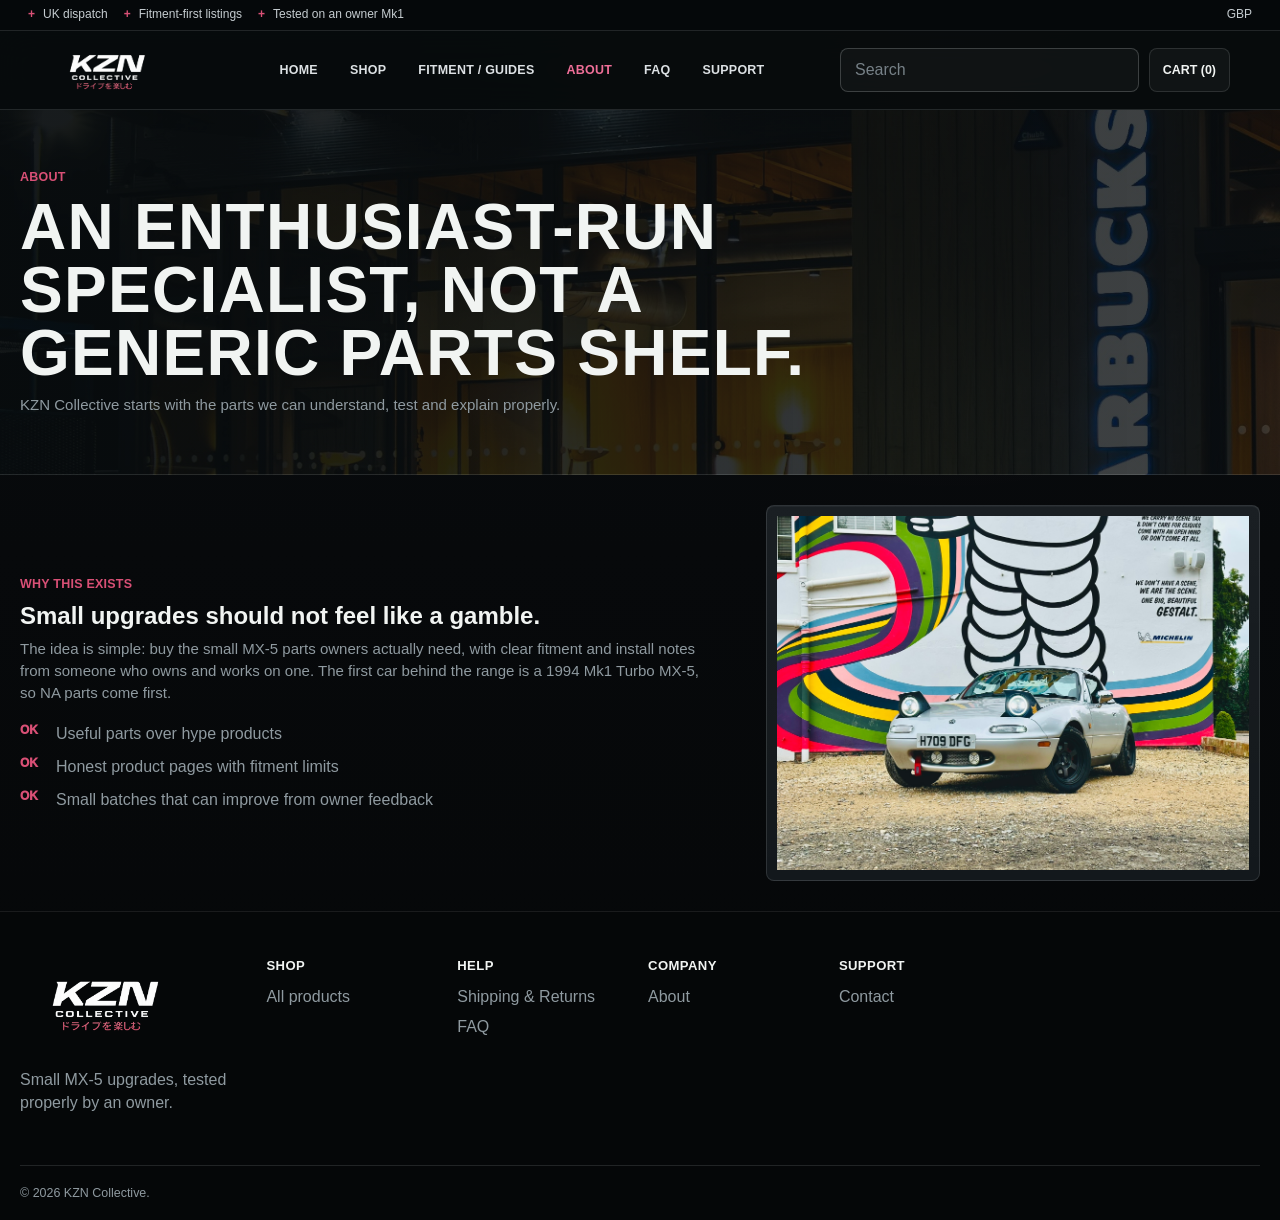
<file: about.html>
<!DOCTYPE html>
<html lang="en">
  <head>
    <meta charset="UTF-8" />
    <meta name="viewport" content="width=device-width, initial-scale=1" />
    <title>About | KZN.Collective</title>
    <link rel="icon" type="image/png" sizes="32x32" href="./img/favicon/favicon-32x32.png" />
    <link rel="stylesheet" href="./css/store.css" />
  </head>
  <body>
    <div class="utility"><div class="utility-inner"><ul class="utility-list"><li>UK dispatch</li><li>Fitment-first listings</li><li>Tested on an owner Mk1</li></ul><span>GBP</span></div></div>
    <header class="site-header"><div class="header-inner"><a class="brand" href="./index.html"><img src="./img/kzn-logo-header-cropped.png" alt="" /><span>KZN Collective <small>MX-5 small parts</small></span></a><nav aria-label="Primary navigation"><ul class="nav-list"><li><a href="./index.html">Home</a></li><li><a href="./shop.html">Shop</a></li><li><a href="./fitment-guides.html">Fitment / Guides</a></li><li><a aria-current="page" href="./about.html">About</a></li><li><a href="./faq.html">FAQ</a></li><li><a href="./contact.html">Support</a></li></ul></nav><div class="header-actions"><input class="search" type="search" placeholder="Search" /><a class="cart-link" href="./shop.html">Cart (0)</a></div><details class="mobile-menu"><summary>Menu</summary><div class="mobile-panel"><a href="./shop.html">Shop</a><a href="./fitment-guides.html">Guides</a><a href="./faq.html">FAQ</a><a href="./contact.html">Support</a></div></details></div></header>
    <main>
      <section class="page-hero"><div class="wrap"><p class="breadcrumb">About</p><h1>An enthusiast-run specialist, not a generic parts shelf.</h1><p class="lead">KZN Collective starts with the parts we can understand, test and explain properly.</p></div></section>
      <section><div class="wrap split"><div><p class="eyebrow">Why this exists</p><h2>Small upgrades should not feel like a gamble.</h2><p class="lead">The idea is simple: buy the small MX-5 parts owners actually need, with clear fitment and install notes from someone who owns and works on one. The first car behind the range is a 1994 Mk1 Turbo MX-5, so NA parts come first.</p><ul class="check-list"><li>Useful parts over hype products</li><li>Honest product pages with fitment limits</li><li>Small batches that can improve from owner feedback</li></ul></div><div class="photo-panel"><img src="./img/parallax1.jpg" alt="1990s MX-5 parked by a motorsport mural" /></div></div></section>
    </main>
    <footer class="site-footer"><div class="footer-inner"><div><a class="brand" href="./index.html"><img src="./img/kzn-logo-header-cropped.png" alt="" /><span>KZN Collective <small>MX-5 small parts</small></span></a><p>Small MX-5 upgrades, tested properly by an owner.</p></div><div><h3>Shop</h3><ul class="footer-links"><li><a href="./shop.html">All products</a></li></ul></div><div><h3>Help</h3><ul class="footer-links"><li><a href="./shipping-returns.html">Shipping & Returns</a></li><li><a href="./faq.html">FAQ</a></li></ul></div><div><h3>Company</h3><ul class="footer-links"><li><a href="./about.html">About</a></li></ul></div><div><h3>Support</h3><ul class="footer-links"><li><a href="./contact.html">Contact</a></li></ul></div></div><div class="footer-bottom">&copy; 2026 KZN Collective.</div></footer>
  </body>
</html>
</file>
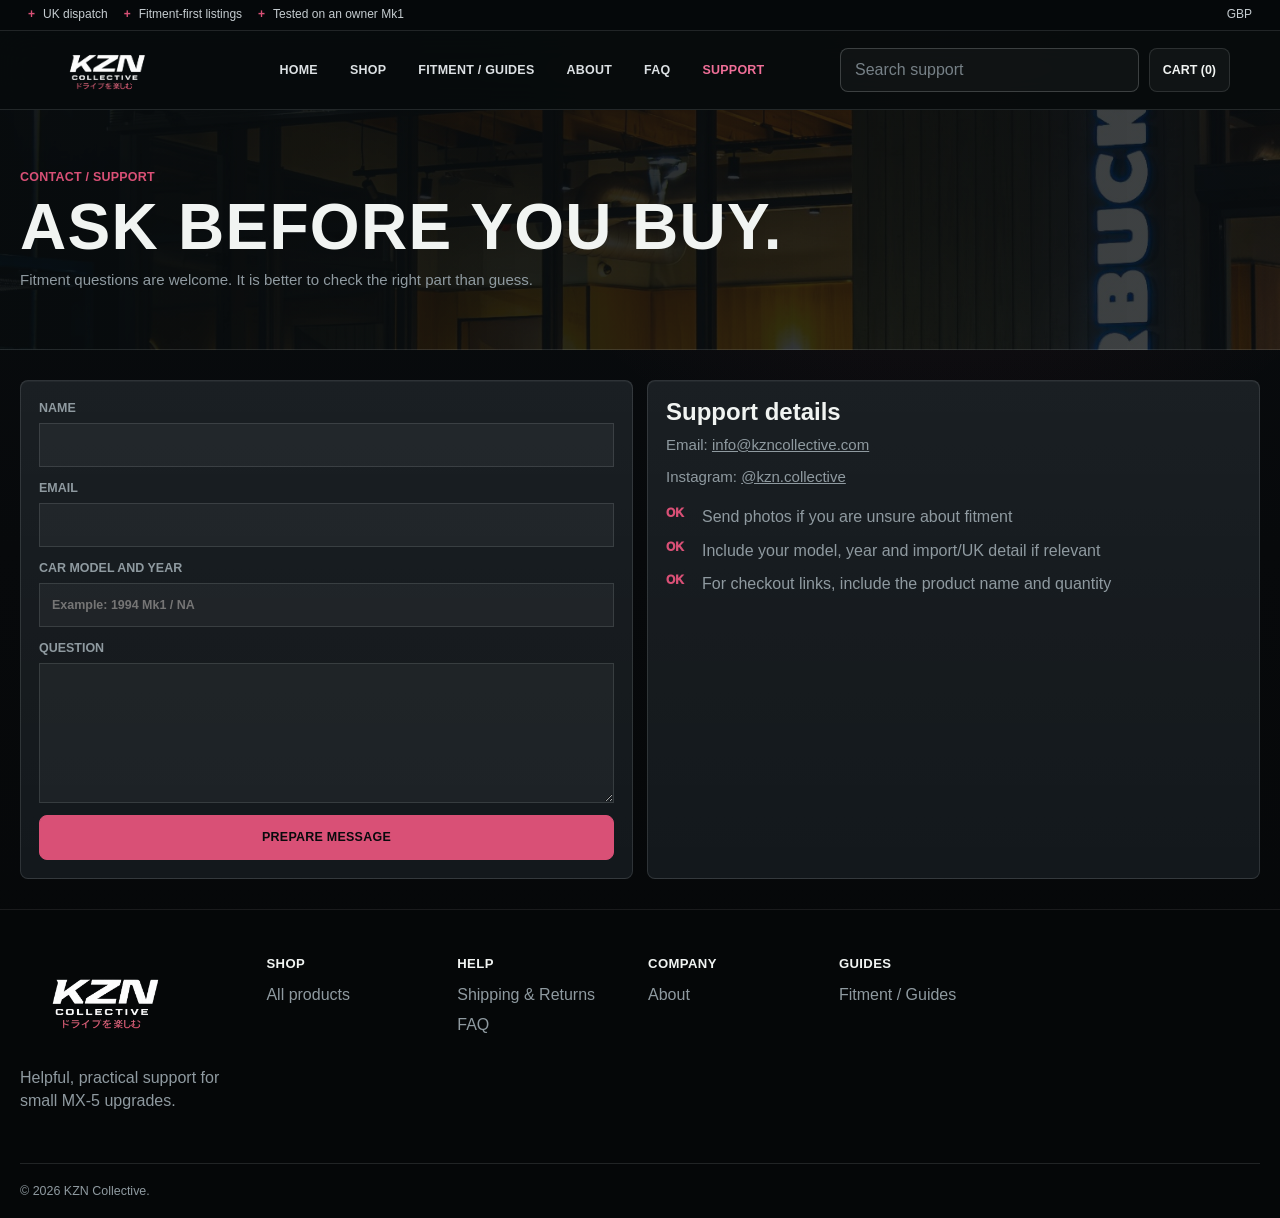
<file: contact.html>
<!DOCTYPE html>
<html lang="en">
  <head>
    <meta charset="UTF-8" />
    <meta name="viewport" content="width=device-width, initial-scale=1" />
    <title>Contact & Support | KZN.Collective</title>
    <link rel="icon" type="image/png" sizes="32x32" href="./img/favicon/favicon-32x32.png" />
    <link rel="stylesheet" href="./css/store.css" />
  </head>
  <body>
    <div class="utility"><div class="utility-inner"><ul class="utility-list"><li>UK dispatch</li><li>Fitment-first listings</li><li>Tested on an owner Mk1</li></ul><span>GBP</span></div></div>
    <header class="site-header"><div class="header-inner"><a class="brand" href="./index.html"><img src="./img/kzn-logo-header-cropped.png" alt="" /><span>KZN Collective <small>MX-5 small parts</small></span></a><nav aria-label="Primary navigation"><ul class="nav-list"><li><a href="./index.html">Home</a></li><li><a href="./shop.html">Shop</a></li><li><a href="./fitment-guides.html">Fitment / Guides</a></li><li><a href="./about.html">About</a></li><li><a href="./faq.html">FAQ</a></li><li><a aria-current="page" href="./contact.html">Support</a></li></ul></nav><div class="header-actions"><input class="search" type="search" placeholder="Search support" /><a class="cart-link" href="./shop.html">Cart (0)</a></div><details class="mobile-menu"><summary>Menu</summary><div class="mobile-panel"><a href="./shop.html">Shop</a><a href="./fitment-guides.html">Guides</a><a href="./faq.html">FAQ</a><a href="./shipping-returns.html">Shipping & Returns</a></div></details></div></header>
    <main>
      <section class="page-hero"><div class="wrap"><p class="breadcrumb">Contact / Support</p><h1>Ask before you buy.</h1><p class="lead">Fitment questions are welcome. It is better to check the right part than guess.</p></div></section>
      <section><div class="wrap contact-grid"><form class="form-panel"><div class="form-grid"><label>Name<input type="text" required /></label><label>Email<input type="email" required /></label><label>Car model and year<input type="text" placeholder="Example: 1994 Mk1 / NA" /></label><label>Question<textarea required></textarea></label><button class="button red" type="submit">Prepare message</button></div></form><aside class="support-panel"><h2>Support details</h2><p class="lead">Email: <a href="mailto:info@kzncollective.com">info@kzncollective.com</a></p><p class="lead">Instagram: <a href="https://www.instagram.com/kzn.collective/">@kzn.collective</a></p><ul class="check-list"><li>Send photos if you are unsure about fitment</li><li>Include your model, year and import/UK detail if relevant</li><li>For checkout links, include the product name and quantity</li></ul></aside></div></section>
    </main>
    <footer class="site-footer"><div class="footer-inner"><div><a class="brand" href="./index.html"><img src="./img/kzn-logo-header-cropped.png" alt="" /><span>KZN Collective <small>MX-5 small parts</small></span></a><p>Helpful, practical support for small MX-5 upgrades.</p></div><div><h3>Shop</h3><ul class="footer-links"><li><a href="./shop.html">All products</a></li></ul></div><div><h3>Help</h3><ul class="footer-links"><li><a href="./shipping-returns.html">Shipping & Returns</a></li><li><a href="./faq.html">FAQ</a></li></ul></div><div><h3>Company</h3><ul class="footer-links"><li><a href="./about.html">About</a></li></ul></div><div><h3>Guides</h3><ul class="footer-links"><li><a href="./fitment-guides.html">Fitment / Guides</a></li></ul></div></div><div class="footer-bottom">&copy; 2026 KZN Collective.</div></footer>
  </body>
</html>
</file>
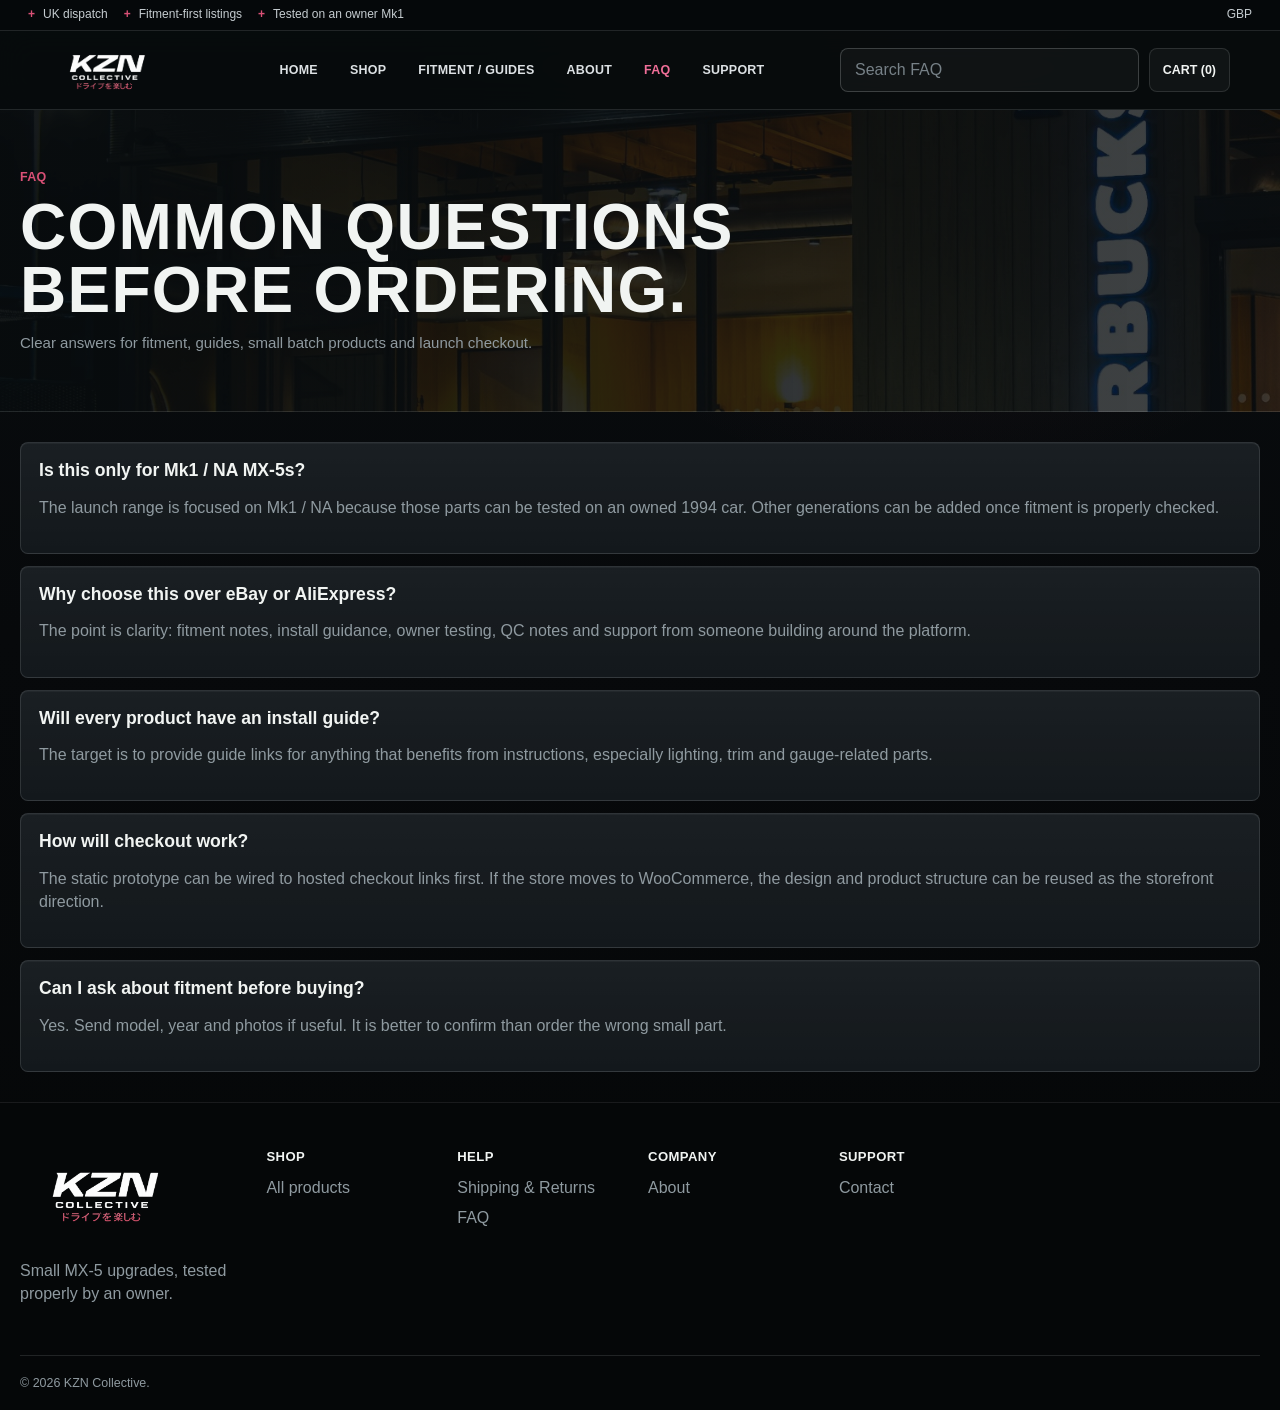
<file: faq.html>
<!DOCTYPE html>
<html lang="en">
  <head>
    <meta charset="UTF-8" />
    <meta name="viewport" content="width=device-width, initial-scale=1" />
    <title>FAQ | KZN.Collective</title>
    <link rel="icon" type="image/png" sizes="32x32" href="./img/favicon/favicon-32x32.png" />
    <link rel="stylesheet" href="./css/store.css" />
  </head>
  <body>
    <div class="utility"><div class="utility-inner"><ul class="utility-list"><li>UK dispatch</li><li>Fitment-first listings</li><li>Tested on an owner Mk1</li></ul><span>GBP</span></div></div>
    <header class="site-header"><div class="header-inner"><a class="brand" href="./index.html"><img src="./img/kzn-logo-header-cropped.png" alt="" /><span>KZN Collective <small>MX-5 small parts</small></span></a><nav aria-label="Primary navigation"><ul class="nav-list"><li><a href="./index.html">Home</a></li><li><a href="./shop.html">Shop</a></li><li><a href="./fitment-guides.html">Fitment / Guides</a></li><li><a href="./about.html">About</a></li><li><a aria-current="page" href="./faq.html">FAQ</a></li><li><a href="./contact.html">Support</a></li></ul></nav><div class="header-actions"><input class="search" type="search" placeholder="Search FAQ" /><a class="cart-link" href="./shop.html">Cart (0)</a></div><details class="mobile-menu"><summary>Menu</summary><div class="mobile-panel"><a href="./shop.html">Shop</a><a href="./fitment-guides.html">Guides</a><a href="./about.html">About</a><a href="./contact.html">Support</a></div></details></div></header>
    <main>
      <section class="page-hero"><div class="wrap"><p class="breadcrumb">FAQ</p><h1>Common questions before ordering.</h1><p class="lead">Clear answers for fitment, guides, small batch products and launch checkout.</p></div></section>
      <section>
        <div class="wrap guide-list">
          <article class="faq-item"><h2>Is this only for Mk1 / NA MX-5s?</h2><p>The launch range is focused on Mk1 / NA because those parts can be tested on an owned 1994 car. Other generations can be added once fitment is properly checked.</p></article>
          <article class="faq-item"><h2>Why choose this over eBay or AliExpress?</h2><p>The point is clarity: fitment notes, install guidance, owner testing, QC notes and support from someone building around the platform.</p></article>
          <article class="faq-item"><h2>Will every product have an install guide?</h2><p>The target is to provide guide links for anything that benefits from instructions, especially lighting, trim and gauge-related parts.</p></article>
          <article class="faq-item"><h2>How will checkout work?</h2><p>The static prototype can be wired to hosted checkout links first. If the store moves to WooCommerce, the design and product structure can be reused as the storefront direction.</p></article>
          <article class="faq-item"><h2>Can I ask about fitment before buying?</h2><p>Yes. Send model, year and photos if useful. It is better to confirm than order the wrong small part.</p></article>
        </div>
      </section>
    </main>
    <footer class="site-footer"><div class="footer-inner"><div><a class="brand" href="./index.html"><img src="./img/kzn-logo-header-cropped.png" alt="" /><span>KZN Collective <small>MX-5 small parts</small></span></a><p>Small MX-5 upgrades, tested properly by an owner.</p></div><div><h3>Shop</h3><ul class="footer-links"><li><a href="./shop.html">All products</a></li></ul></div><div><h3>Help</h3><ul class="footer-links"><li><a href="./shipping-returns.html">Shipping & Returns</a></li><li><a href="./faq.html">FAQ</a></li></ul></div><div><h3>Company</h3><ul class="footer-links"><li><a href="./about.html">About</a></li></ul></div><div><h3>Support</h3><ul class="footer-links"><li><a href="./contact.html">Contact</a></li></ul></div></div><div class="footer-bottom">&copy; 2026 KZN Collective.</div></footer>
  </body>
</html>
</file>
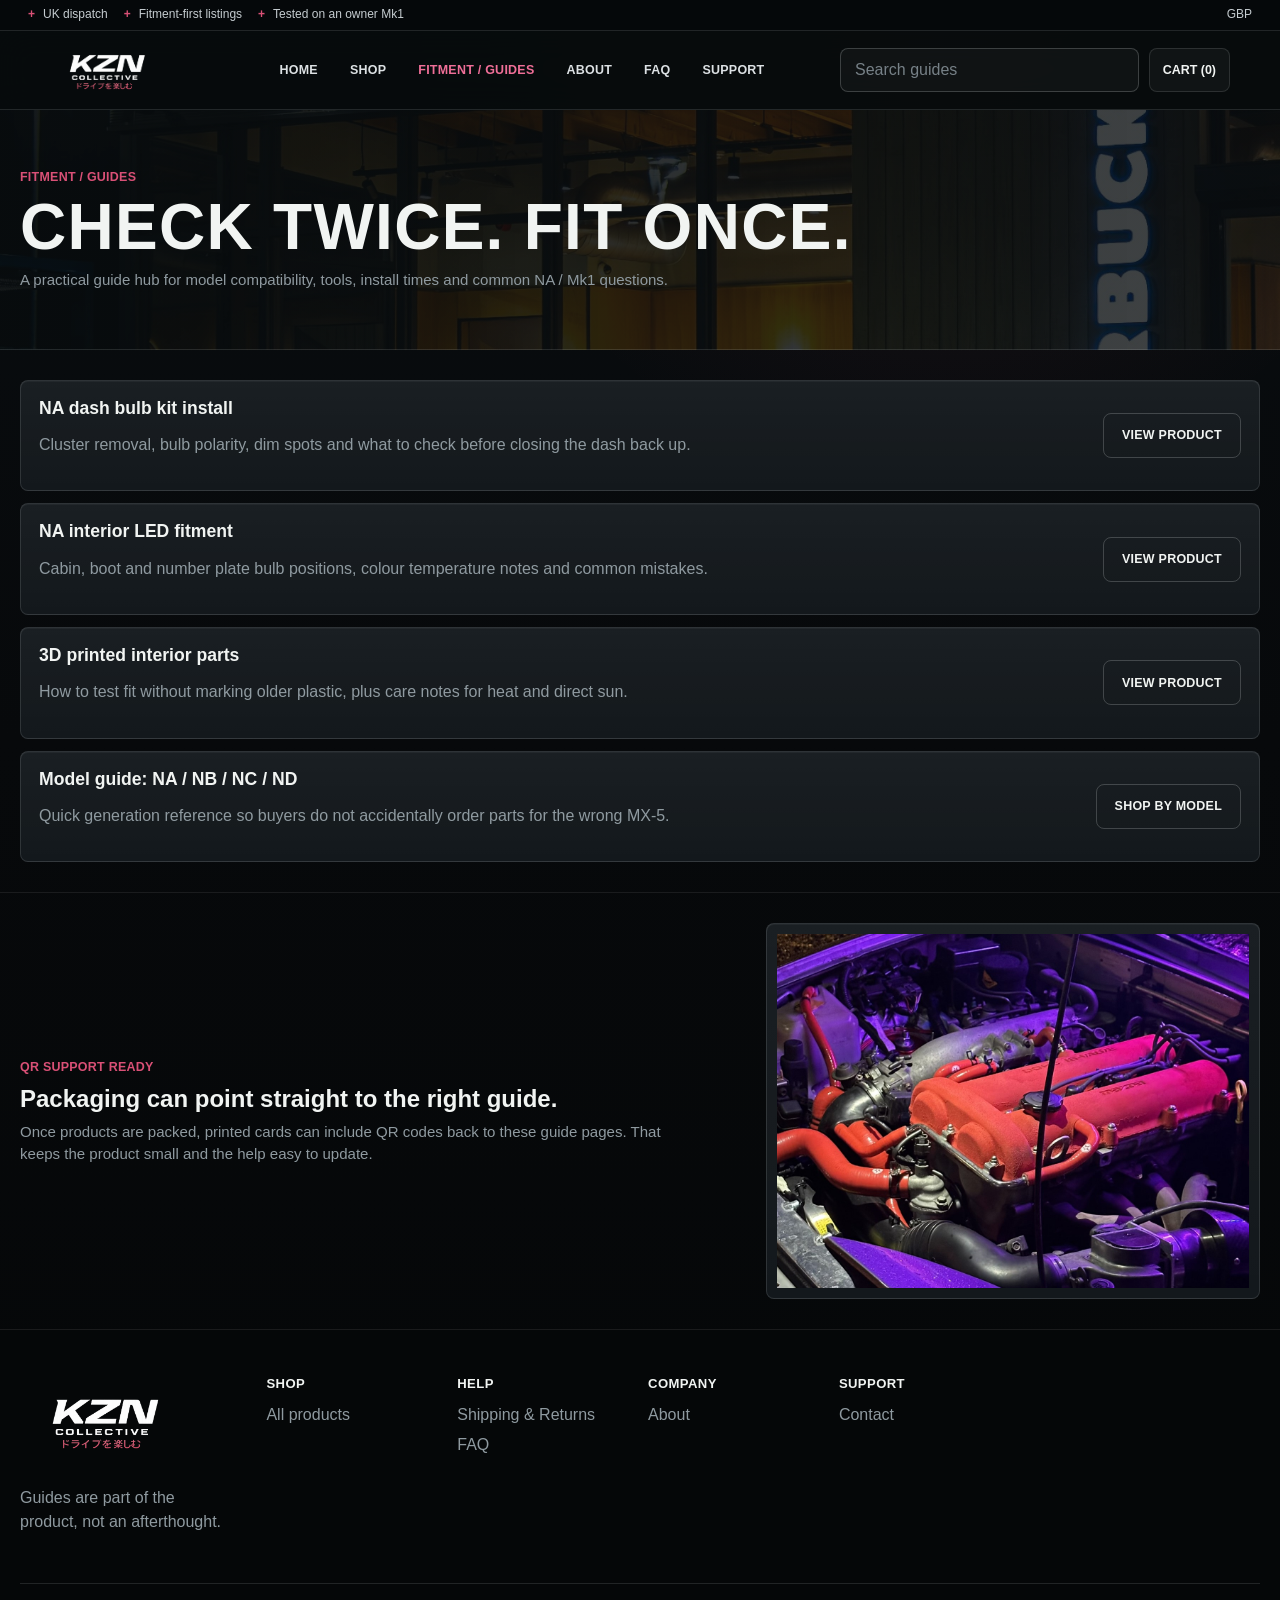
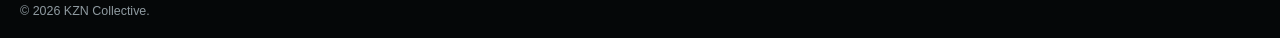
<file: fitment-guides.html>
<!DOCTYPE html>
<html lang="en">
  <head>
    <meta charset="UTF-8" />
    <meta name="viewport" content="width=device-width, initial-scale=1" />
    <title>Fitment & Guides | KZN.Collective</title>
    <link rel="icon" type="image/png" sizes="32x32" href="./img/favicon/favicon-32x32.png" />
    <link rel="stylesheet" href="./css/store.css" />
  </head>
  <body>
    <div class="utility"><div class="utility-inner"><ul class="utility-list"><li>UK dispatch</li><li>Fitment-first listings</li><li>Tested on an owner Mk1</li></ul><span>GBP</span></div></div>
    <header class="site-header"><div class="header-inner"><a class="brand" href="./index.html"><img src="./img/kzn-logo-header-cropped.png" alt="" /><span>KZN Collective <small>MX-5 small parts</small></span></a><nav aria-label="Primary navigation"><ul class="nav-list"><li><a href="./index.html">Home</a></li><li><a href="./shop.html">Shop</a></li><li><a aria-current="page" href="./fitment-guides.html">Fitment / Guides</a></li><li><a href="./about.html">About</a></li><li><a href="./faq.html">FAQ</a></li><li><a href="./contact.html">Support</a></li></ul></nav><div class="header-actions"><input class="search" type="search" placeholder="Search guides" /><a class="cart-link" href="./shop.html">Cart (0)</a></div><details class="mobile-menu"><summary>Menu</summary><div class="mobile-panel"><a href="./shop.html">Shop</a><a href="./about.html">About</a><a href="./faq.html">FAQ</a><a href="./contact.html">Support</a></div></details></div></header>
    <main>
      <section class="page-hero"><div class="wrap"><p class="breadcrumb">Fitment / Guides</p><h1>Check twice. Fit once.</h1><p class="lead">A practical guide hub for model compatibility, tools, install times and common NA / Mk1 questions.</p></div></section>
      <section>
        <div class="wrap guide-list">
          <article class="guide-row"><div><h2>NA dash bulb kit install</h2><p>Cluster removal, bulb polarity, dim spots and what to check before closing the dash back up.</p></div><a class="button secondary" href="./product.html?sku=na-dash-bulb-kit">View product</a></article>
          <article class="guide-row"><div><h2>NA interior LED fitment</h2><p>Cabin, boot and number plate bulb positions, colour temperature notes and common mistakes.</p></div><a class="button secondary" href="./product.html?sku=na-interior-led-kit">View product</a></article>
          <article class="guide-row"><div><h2>3D printed interior parts</h2><p>How to test fit without marking older plastic, plus care notes for heat and direct sun.</p></div><a class="button secondary" href="./product.html?sku=na-cup-holder">View product</a></article>
          <article class="guide-row"><div><h2>Model guide: NA / NB / NC / ND</h2><p>Quick generation reference so buyers do not accidentally order parts for the wrong MX-5.</p></div><a class="button secondary" href="./shop.html">Shop by model</a></article>
        </div>
      </section>
      <section class="section-soft"><div class="wrap split"><div><p class="eyebrow">QR support ready</p><h2>Packaging can point straight to the right guide.</h2><p class="lead">Once products are packed, printed cards can include QR codes back to these guide pages. That keeps the product small and the help easy to update.</p></div><div class="photo-panel"><img src="./img/p3.jpg" alt="MX-5 guide reference" /></div></div></section>
    </main>
    <footer class="site-footer"><div class="footer-inner"><div><a class="brand" href="./index.html"><img src="./img/kzn-logo-header-cropped.png" alt="" /><span>KZN Collective <small>MX-5 small parts</small></span></a><p>Guides are part of the product, not an afterthought.</p></div><div><h3>Shop</h3><ul class="footer-links"><li><a href="./shop.html">All products</a></li></ul></div><div><h3>Help</h3><ul class="footer-links"><li><a href="./shipping-returns.html">Shipping & Returns</a></li><li><a href="./faq.html">FAQ</a></li></ul></div><div><h3>Company</h3><ul class="footer-links"><li><a href="./about.html">About</a></li></ul></div><div><h3>Support</h3><ul class="footer-links"><li><a href="./contact.html">Contact</a></li></ul></div></div><div class="footer-bottom">&copy; 2026 KZN Collective.</div></footer>
  </body>
</html>
</file>
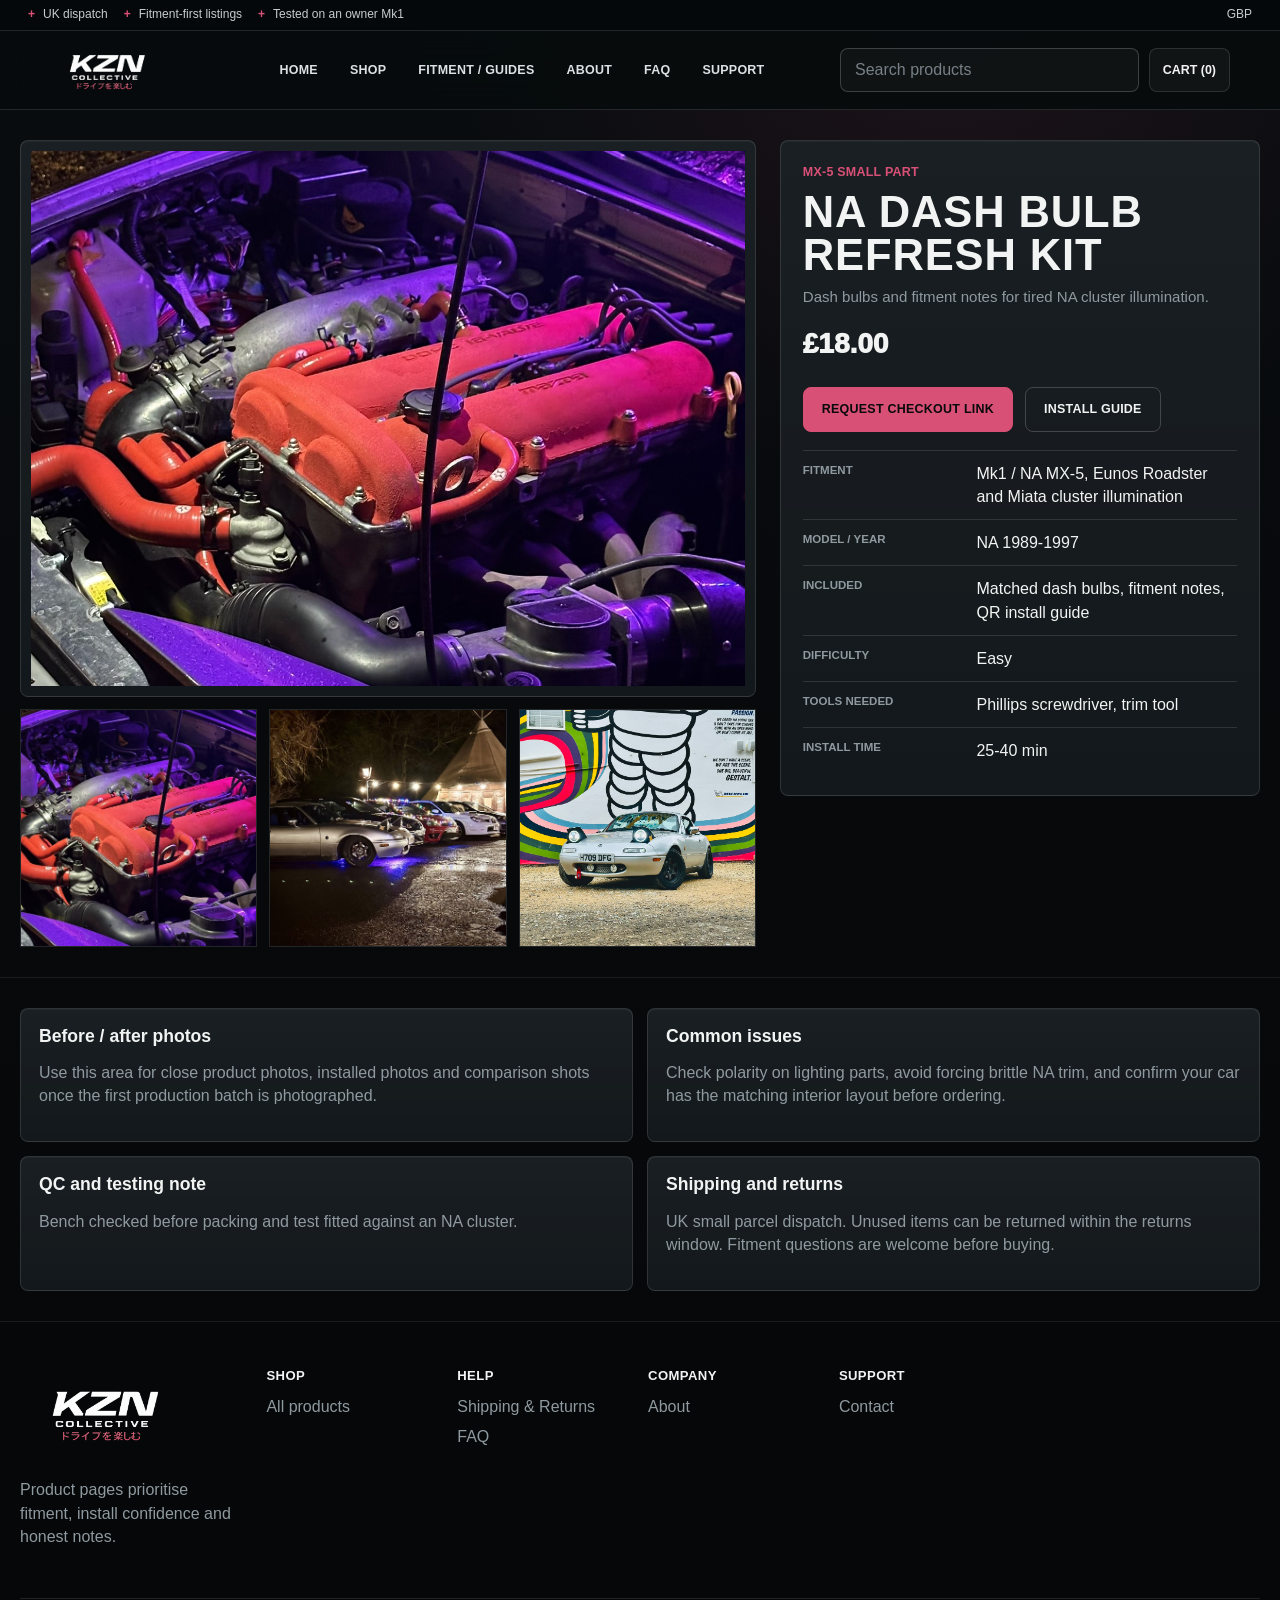
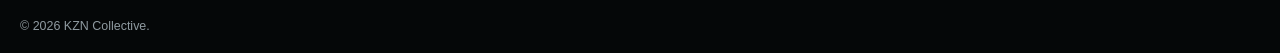
<file: product.html>
<!DOCTYPE html>
<html lang="en">
  <head>
    <meta charset="UTF-8" />
    <meta name="viewport" content="width=device-width, initial-scale=1" />
    <title>Product | KZN.Collective</title>
    <link rel="icon" type="image/png" sizes="32x32" href="./img/favicon/favicon-32x32.png" />
    <link rel="stylesheet" href="./css/store.css" />
  </head>
  <body data-product-page>
    <div class="utility"><div class="utility-inner"><ul class="utility-list"><li>UK dispatch</li><li>Fitment-first listings</li><li>Tested on an owner Mk1</li></ul><span>GBP</span></div></div>
    <header class="site-header"><div class="header-inner"><a class="brand" href="./index.html"><img src="./img/kzn-logo-header-cropped.png" alt="" /><span>KZN Collective <small>MX-5 small parts</small></span></a><nav aria-label="Primary navigation"><ul class="nav-list"><li><a href="./index.html">Home</a></li><li><a href="./shop.html">Shop</a></li><li><a href="./fitment-guides.html">Fitment / Guides</a></li><li><a href="./about.html">About</a></li><li><a href="./faq.html">FAQ</a></li><li><a href="./contact.html">Support</a></li></ul></nav><div class="header-actions"><input class="search" type="search" placeholder="Search products" /><a class="cart-link" href="./shop.html">Cart (0)</a></div><details class="mobile-menu"><summary>Menu</summary><div class="mobile-panel"><a href="./shop.html">Shop</a><a href="./fitment-guides.html">Guides</a><a href="./faq.html">FAQ</a><a href="./contact.html">Support</a></div></details></div></header>
    <main>
      <section>
        <div class="wrap product-detail">
          <div class="product-gallery">
            <div class="main-product-image"><img data-product-image src="./img/p3.jpg" alt="" /></div>
            <div class="thumb-row">
              <img data-product-image src="./img/p3.jpg" alt="" />
              <img src="./img/p8.jpg" alt="Before and after reference photo" />
              <img src="./img/parallax1.jpg" alt="MX-5 fitment reference" />
            </div>
          </div>
          <aside class="buy-box">
            <p class="breadcrumb">MX-5 small part</p>
            <h1 data-product-title>Product title</h1>
            <p class="lead" data-product-description></p>
            <div class="product-price" data-product-price></div>
            <div class="actions"><a class="button red" href="./contact.html">Request checkout link</a><a class="button secondary" href="./fitment-guides.html">Install guide</a></div>
            <table class="summary-table">
              <tr><th>Fitment</th><td data-product-fitment></td></tr>
              <tr><th>Model / year</th><td data-product-model></td></tr>
              <tr><th>Included</th><td data-product-included></td></tr>
              <tr><th>Difficulty</th><td data-product-difficulty></td></tr>
              <tr><th>Tools needed</th><td data-product-tools></td></tr>
              <tr><th>Install time</th><td data-product-time></td></tr>
            </table>
          </aside>
        </div>
      </section>
      <section class="section-soft">
        <div class="wrap detail-grid">
          <article class="info-box"><h2>Before / after photos</h2><p>Use this area for close product photos, installed photos and comparison shots once the first production batch is photographed.</p></article>
          <article class="info-box"><h2>Common issues</h2><p>Check polarity on lighting parts, avoid forcing brittle NA trim, and confirm your car has the matching interior layout before ordering.</p></article>
          <article class="info-box"><h2>QC and testing note</h2><p data-product-qc></p></article>
          <article class="info-box"><h2>Shipping and returns</h2><p>UK small parcel dispatch. Unused items can be returned within the returns window. Fitment questions are welcome before buying.</p></article>
        </div>
      </section>
    </main>
    <footer class="site-footer"><div class="footer-inner"><div><a class="brand" href="./index.html"><img src="./img/kzn-logo-header-cropped.png" alt="" /><span>KZN Collective <small>MX-5 small parts</small></span></a><p>Product pages prioritise fitment, install confidence and honest notes.</p></div><div><h3>Shop</h3><ul class="footer-links"><li><a href="./shop.html">All products</a></li></ul></div><div><h3>Help</h3><ul class="footer-links"><li><a href="./shipping-returns.html">Shipping & Returns</a></li><li><a href="./faq.html">FAQ</a></li></ul></div><div><h3>Company</h3><ul class="footer-links"><li><a href="./about.html">About</a></li></ul></div><div><h3>Support</h3><ul class="footer-links"><li><a href="./contact.html">Contact</a></li></ul></div></div><div class="footer-bottom">&copy; 2026 KZN Collective.</div></footer>
    <script src="./js/products.js"></script>
    <script src="./js/store.js"></script>
  </body>
</html>
</file>
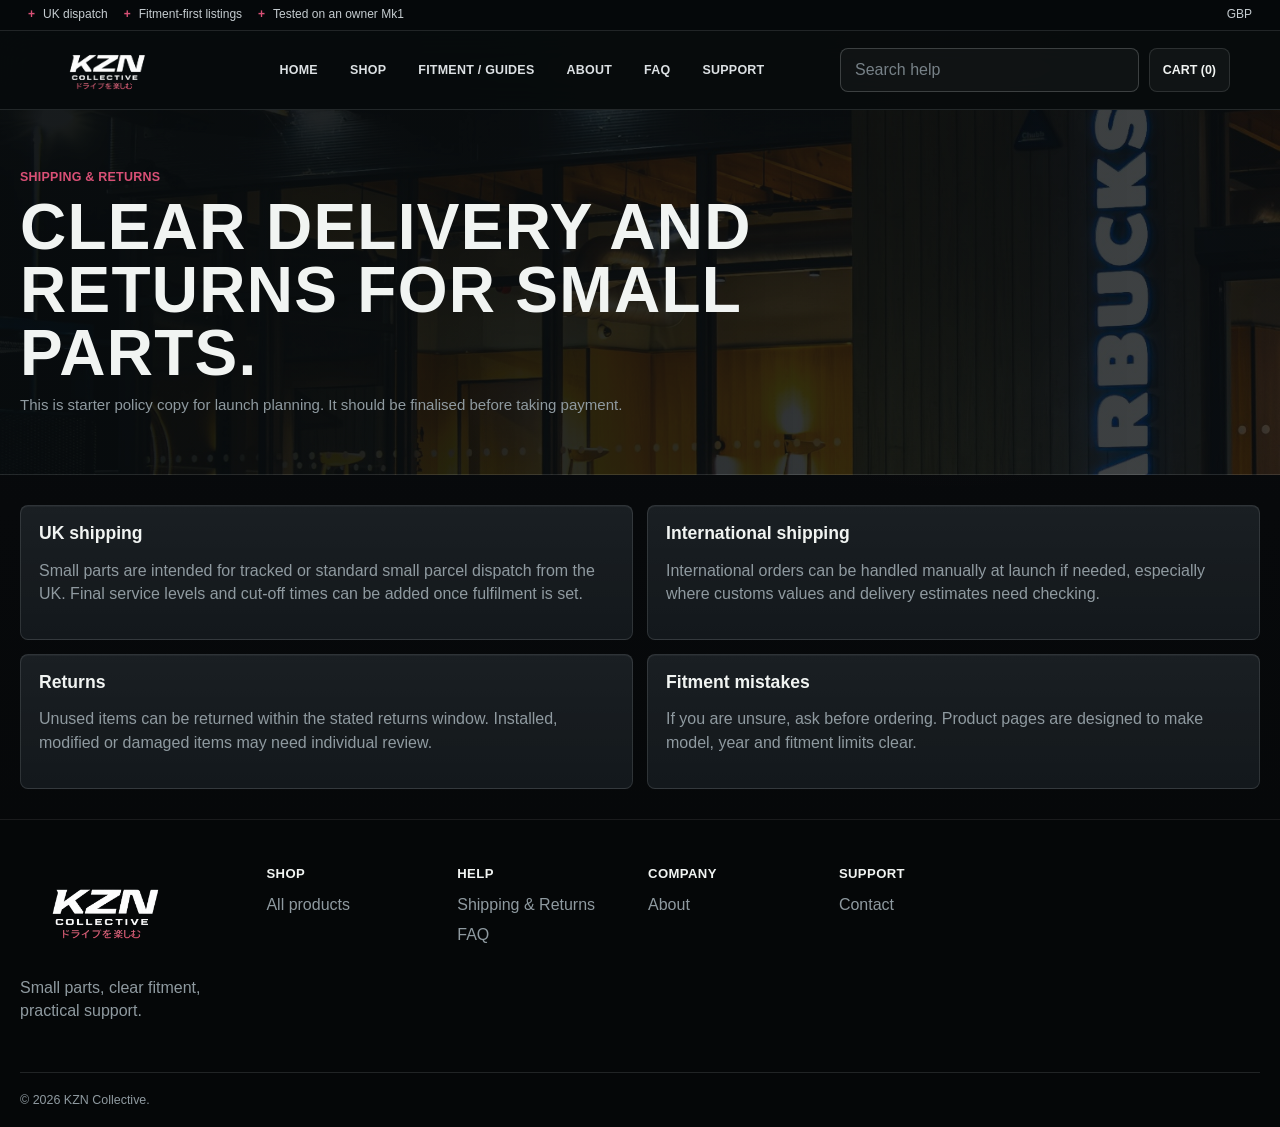
<file: shipping-returns.html>
<!DOCTYPE html>
<html lang="en">
  <head>
    <meta charset="UTF-8" />
    <meta name="viewport" content="width=device-width, initial-scale=1" />
    <title>Shipping & Returns | KZN.Collective</title>
    <link rel="icon" type="image/png" sizes="32x32" href="./img/favicon/favicon-32x32.png" />
    <link rel="stylesheet" href="./css/store.css" />
  </head>
  <body>
    <div class="utility"><div class="utility-inner"><ul class="utility-list"><li>UK dispatch</li><li>Fitment-first listings</li><li>Tested on an owner Mk1</li></ul><span>GBP</span></div></div>
    <header class="site-header"><div class="header-inner"><a class="brand" href="./index.html"><img src="./img/kzn-logo-header-cropped.png" alt="" /><span>KZN Collective <small>MX-5 small parts</small></span></a><nav aria-label="Primary navigation"><ul class="nav-list"><li><a href="./index.html">Home</a></li><li><a href="./shop.html">Shop</a></li><li><a href="./fitment-guides.html">Fitment / Guides</a></li><li><a href="./about.html">About</a></li><li><a href="./faq.html">FAQ</a></li><li><a href="./contact.html">Support</a></li></ul></nav><div class="header-actions"><input class="search" type="search" placeholder="Search help" /><a class="cart-link" href="./shop.html">Cart (0)</a></div><details class="mobile-menu"><summary>Menu</summary><div class="mobile-panel"><a href="./shop.html">Shop</a><a href="./fitment-guides.html">Guides</a><a href="./faq.html">FAQ</a><a href="./contact.html">Support</a></div></details></div></header>
    <main>
      <section class="page-hero"><div class="wrap"><p class="breadcrumb">Shipping & Returns</p><h1>Clear delivery and returns for small parts.</h1><p class="lead">This is starter policy copy for launch planning. It should be finalised before taking payment.</p></div></section>
      <section>
        <div class="wrap detail-grid">
          <article class="info-box"><h2>UK shipping</h2><p>Small parts are intended for tracked or standard small parcel dispatch from the UK. Final service levels and cut-off times can be added once fulfilment is set.</p></article>
          <article class="info-box"><h2>International shipping</h2><p>International orders can be handled manually at launch if needed, especially where customs values and delivery estimates need checking.</p></article>
          <article class="info-box"><h2>Returns</h2><p>Unused items can be returned within the stated returns window. Installed, modified or damaged items may need individual review.</p></article>
          <article class="info-box"><h2>Fitment mistakes</h2><p>If you are unsure, ask before ordering. Product pages are designed to make model, year and fitment limits clear.</p></article>
        </div>
      </section>
    </main>
    <footer class="site-footer"><div class="footer-inner"><div><a class="brand" href="./index.html"><img src="./img/kzn-logo-header-cropped.png" alt="" /><span>KZN Collective <small>MX-5 small parts</small></span></a><p>Small parts, clear fitment, practical support.</p></div><div><h3>Shop</h3><ul class="footer-links"><li><a href="./shop.html">All products</a></li></ul></div><div><h3>Help</h3><ul class="footer-links"><li><a href="./shipping-returns.html">Shipping & Returns</a></li><li><a href="./faq.html">FAQ</a></li></ul></div><div><h3>Company</h3><ul class="footer-links"><li><a href="./about.html">About</a></li></ul></div><div><h3>Support</h3><ul class="footer-links"><li><a href="./contact.html">Contact</a></li></ul></div></div><div class="footer-bottom">&copy; 2026 KZN Collective.</div></footer>
  </body>
</html>
</file>
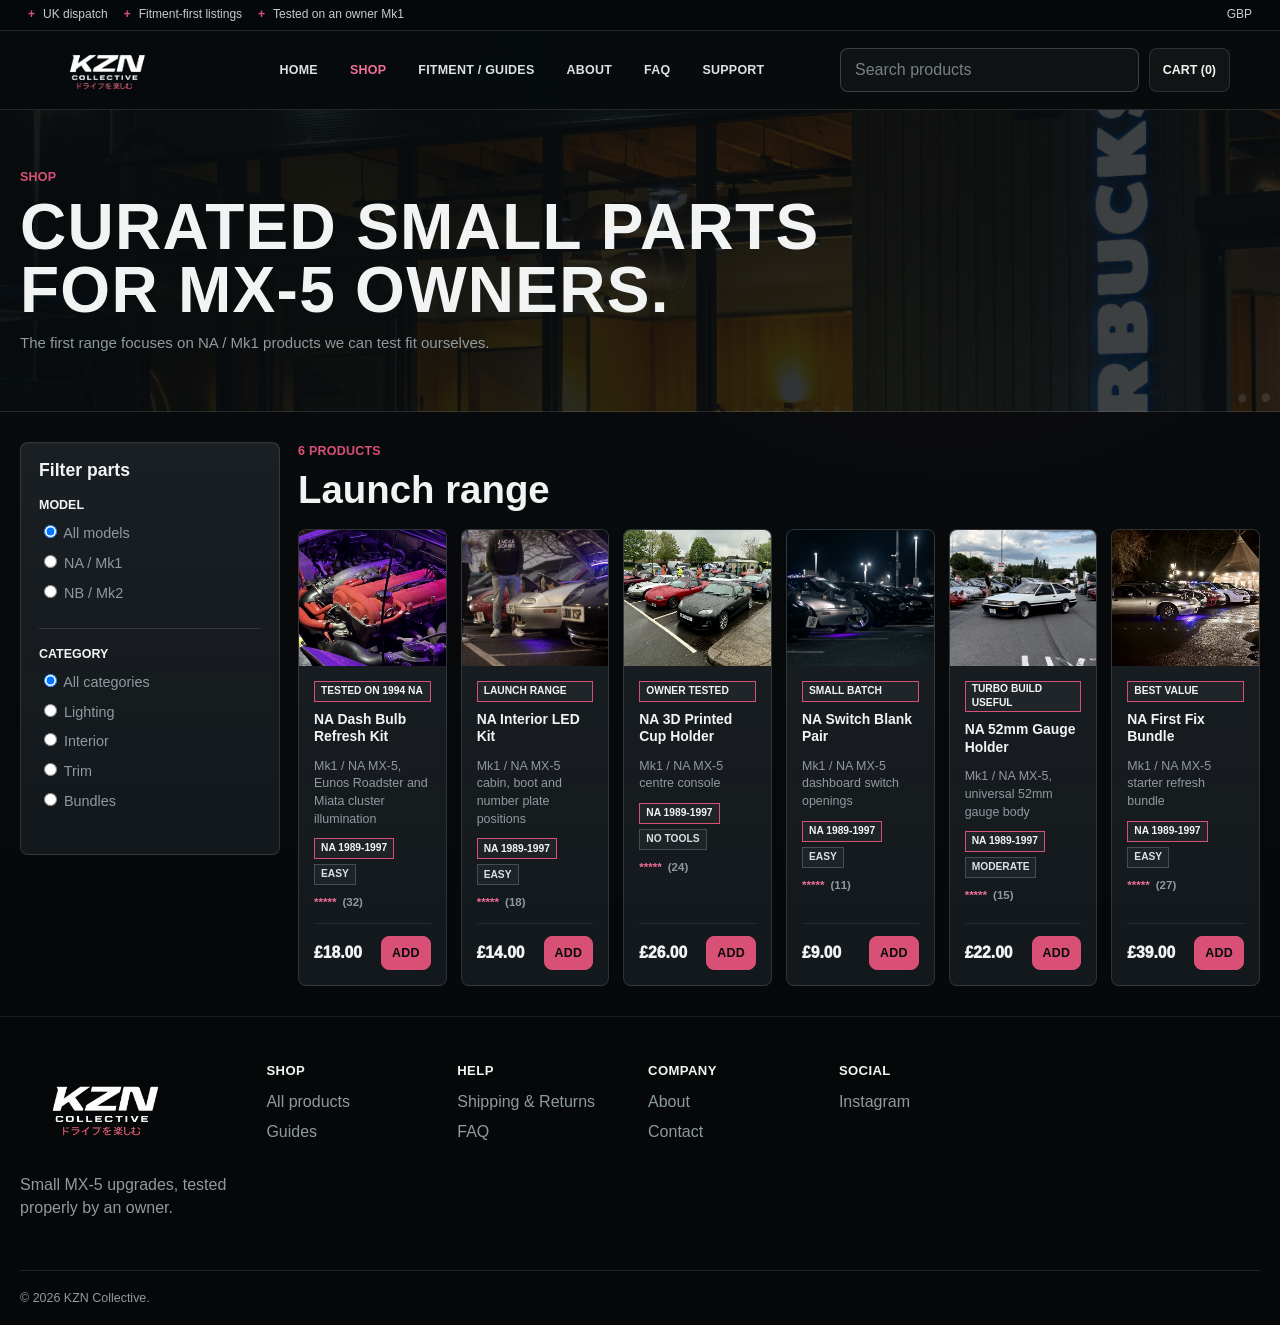
<file: shop.html>
<!DOCTYPE html>
<html lang="en">
  <head>
    <meta charset="UTF-8" />
    <meta name="viewport" content="width=device-width, initial-scale=1" />
    <title>Shop MX-5 Parts | KZN.Collective</title>
    <link rel="icon" type="image/png" sizes="32x32" href="./img/favicon/favicon-32x32.png" />
    <link rel="stylesheet" href="./css/store.css" />
  </head>
  <body>
    <div class="utility"><div class="utility-inner"><ul class="utility-list"><li>UK dispatch</li><li>Fitment-first listings</li><li>Tested on an owner Mk1</li></ul><span>GBP</span></div></div>
    <header class="site-header">
      <div class="header-inner">
        <a class="brand" href="./index.html"><img src="./img/kzn-logo-header-cropped.png" alt="" /><span>KZN Collective <small>MX-5 small parts</small></span></a>
        <nav aria-label="Primary navigation"><ul class="nav-list"><li><a href="./index.html">Home</a></li><li><a aria-current="page" href="./shop.html">Shop</a></li><li><a href="./fitment-guides.html">Fitment / Guides</a></li><li><a href="./about.html">About</a></li><li><a href="./faq.html">FAQ</a></li><li><a href="./contact.html">Support</a></li></ul></nav>
        <div class="header-actions"><input class="search" type="search" placeholder="Search products" /><a class="cart-link" href="./shop.html">Cart (0)</a></div>
        <details class="mobile-menu"><summary>Menu</summary><div class="mobile-panel"><a href="./index.html">Home</a><a href="./fitment-guides.html">Fitment / Guides</a><a href="./about.html">About</a><a href="./faq.html">FAQ</a><a href="./contact.html">Support</a></div></details>
      </div>
    </header>
    <main>
      <section class="page-hero">
        <div class="wrap">
          <p class="breadcrumb">Shop</p>
          <h1>Curated small parts for MX-5 owners.</h1>
          <p class="lead">The first range focuses on NA / Mk1 products we can test fit ourselves.</p>
        </div>
      </section>
      <section>
        <div class="wrap shop-layout">
          <aside class="filters">
            <h2>Filter parts</h2>
            <div class="filter-group">
              <b>Model</b>
              <label><input data-filter type="radio" name="model" value="all" checked /> All models</label>
              <label><input data-filter type="radio" name="model" value="NA" /> NA / Mk1</label>
              <label><input data-filter type="radio" name="model" value="NB" /> NB / Mk2</label>
            </div>
            <div class="filter-group">
              <b>Category</b>
              <label><input data-filter type="radio" name="category" value="all" checked /> All categories</label>
              <label><input data-filter type="radio" name="category" value="Lighting" /> Lighting</label>
              <label><input data-filter type="radio" name="category" value="Interior" /> Interior</label>
              <label><input data-filter type="radio" name="category" value="Trim" /> Trim</label>
              <label><input data-filter type="radio" name="category" value="Bundles" /> Bundles</label>
            </div>
          </aside>
          <div>
            <div class="section-head"><div><p class="eyebrow" data-result-count>Products</p><h2>Launch range</h2></div></div>
            <div class="grid products" data-shop-grid></div>
          </div>
        </div>
      </section>
    </main>
    <footer class="site-footer"><div class="footer-inner"><div><a class="brand" href="./index.html"><img src="./img/kzn-logo-header-cropped.png" alt="" /><span>KZN Collective <small>MX-5 small parts</small></span></a><p>Small MX-5 upgrades, tested properly by an owner.</p></div><div><h3>Shop</h3><ul class="footer-links"><li><a href="./shop.html">All products</a></li><li><a href="./fitment-guides.html">Guides</a></li></ul></div><div><h3>Help</h3><ul class="footer-links"><li><a href="./shipping-returns.html">Shipping & Returns</a></li><li><a href="./faq.html">FAQ</a></li></ul></div><div><h3>Company</h3><ul class="footer-links"><li><a href="./about.html">About</a></li><li><a href="./contact.html">Contact</a></li></ul></div><div><h3>Social</h3><ul class="footer-links"><li><a href="https://www.instagram.com/kzn.collective/">Instagram</a></li></ul></div></div><div class="footer-bottom">&copy; 2026 KZN Collective.</div></footer>
    <script src="./js/products.js"></script>
    <script src="./js/store.js"></script>
  </body>
</html>
</file>
<file: css/store.css>
:root {
  --bg: #07090b;
  --bg-2: #0b0f12;
  --panel: #101519;
  --panel-2: #151b20;
  --panel-3: #0d1114;
  --line: rgba(238, 244, 246, 0.12);
  --line-strong: rgba(238, 244, 246, 0.2);
  --text: #f1f4f2;
  --muted: #8f9aa0;
  --faint: #5e686d;
  --pink: #d95076;
  --pink-2: #ef6f98;
  --red: #b7383e;
  --green: #69c28c;
  --radius: 8px;
  --max: 1280px;
  --stage: 1760px;
}

* {
  box-sizing: border-box;
}

html {
  scroll-behavior: smooth;
}

body {
  margin: 0;
  background:
    radial-gradient(circle at 74% 0%, rgba(217, 80, 118, 0.1), transparent 31rem),
    linear-gradient(180deg, #090d10 0%, var(--bg) 45%, #050708 100%);
  color: var(--text);
  font-family: "Segoe UI", Arial, sans-serif;
  line-height: 1.45;
}

img {
  display: block;
  max-width: 100%;
}

a {
  color: inherit;
}

button,
input,
textarea,
select {
  font: inherit;
}

.utility-inner,
.header-inner,
.hero-inner {
  width: min(100% - 56px, var(--stage));
  margin: 0 auto;
}

.wrap,
.footer-inner,
.footer-bottom {
  width: min(100% - 40px, var(--max));
  margin: 0 auto;
}

.utility {
  border-bottom: 1px solid var(--line);
  background: #05080a;
  color: #c5ccd0;
  font-size: 0.75rem;
}

.utility-inner {
  min-height: 30px;
  display: flex;
  align-items: center;
  justify-content: space-between;
  gap: 18px;
}

.utility-list,
.utility-actions,
.nav-list,
.footer-links,
.plain-list {
  margin: 0;
  padding: 0;
  list-style: none;
}

.utility-list,
.utility-actions {
  display: flex;
  flex-wrap: wrap;
  align-items: center;
  gap: 16px;
}

.utility-list li,
.utility-actions li {
  display: inline-flex;
  align-items: center;
  gap: 8px;
}

.utility-list li::before,
.utility-actions li::before {
  content: "+";
  color: var(--pink);
  font-weight: 900;
}

.site-header {
  position: sticky;
  top: 0;
  z-index: 30;
  border-bottom: 1px solid var(--line);
  background: rgba(7, 11, 13, 0.92);
  backdrop-filter: blur(16px);
  transition: background 180ms ease, border-color 180ms ease, box-shadow 180ms ease;
}

.header-inner {
  min-height: 78px;
  display: grid;
  grid-template-columns: 176px 1fr minmax(300px, 390px) auto;
  align-items: center;
  gap: 22px;
}

.brand {
  display: inline-flex;
  align-items: center;
  gap: 13px;
  text-decoration: none;
}

.brand img {
  width: 158px;
  height: 60px;
  object-fit: contain;
  object-position: center;
}

.brand span {
  display: none;
}

.home-page .site-header {
  position: absolute;
  top: 30px;
  left: 0;
  right: 0;
  background: linear-gradient(180deg, rgba(7, 11, 13, 0.74), rgba(7, 11, 13, 0.18));
  border-bottom-color: rgba(255, 255, 255, 0.08);
  box-shadow: none;
}

.home-page.header-scrolled .site-header {
  position: fixed;
  top: 0;
  background: rgba(7, 11, 13, 0.94);
  border-bottom-color: var(--line);
  box-shadow: 0 18px 42px rgba(0, 0, 0, 0.26);
}

.nav-list {
  display: flex;
  align-items: center;
  justify-content: center;
  gap: 8px;
}

.nav-list a {
  min-height: 42px;
  display: inline-flex;
  align-items: center;
  padding: 0 12px;
  color: #dce1e4;
  font-size: 0.78rem;
  font-weight: 850;
  letter-spacing: 0.02em;
  text-decoration: none;
  text-transform: uppercase;
}

.nav-list a:hover,
.nav-list a:focus-visible,
.nav-list a[aria-current="page"] {
  color: var(--pink-2);
  outline: none;
}

.header-actions {
  display: flex;
  align-items: center;
  gap: 10px;
}

.search {
  width: 100%;
  min-height: 44px;
  border: 1px solid var(--line-strong);
  background: rgba(255, 255, 255, 0.035);
  border-radius: var(--radius);
  color: var(--text);
  padding: 0 14px;
}

.search::placeholder {
  color: #778187;
}

.cart-link {
  min-height: 44px;
  display: inline-flex;
  align-items: center;
  white-space: nowrap;
  border: 1px solid var(--line);
  background: rgba(255, 255, 255, 0.04);
  border-radius: var(--radius);
  color: var(--text);
  padding: 0 13px;
  font-size: 0.78rem;
  font-weight: 850;
  text-decoration: none;
  text-transform: uppercase;
}

.mobile-menu {
  display: none;
}

.hero {
  position: relative;
  min-height: 450px;
  display: grid;
  align-items: end;
  overflow: hidden;
  border-bottom: 1px solid var(--line);
  background: var(--bg-2);
  isolation: isolate;
}

.hero::before {
  content: "";
  position: absolute;
  inset: 0;
  z-index: -2;
  background: url("../img/hero-mx5-night-shop-generated.png") center / cover no-repeat;
  filter: saturate(0.78) contrast(1.14) brightness(0.72);
  transform: scale(1.02);
}

.hero::after {
  content: "";
  position: absolute;
  inset: 0;
  z-index: -1;
  background:
    linear-gradient(90deg, rgba(7, 11, 13, 0.96), rgba(7, 11, 13, 0.7) 34%, rgba(7, 11, 13, 0.18) 72%),
    linear-gradient(0deg, rgba(7, 11, 13, 0.92), rgba(7, 11, 13, 0.1) 48%, rgba(7, 11, 13, 0.42));
}

.hero-inner {
  padding: 82px 0 0;
}

.hero-copy-block {
  max-width: 560px;
  padding-bottom: 28px;
}

.jp-kicker,
.eyebrow,
.breadcrumb {
  margin: 0 0 10px;
  color: var(--pink);
  font-size: 0.78rem;
  font-weight: 900;
  letter-spacing: 0.02em;
  text-transform: uppercase;
}

h1,
h3,
.display {
  margin: 0;
  font-family: Impact, "Arial Black", "Segoe UI", Arial, sans-serif;
  font-weight: 900;
  line-height: 0.98;
  letter-spacing: 0.02em;
  text-transform: uppercase;
}

h2 {
  margin: 0;
  font-family: "Segoe UI", Arial, sans-serif;
  font-weight: 850;
  line-height: 1.05;
  letter-spacing: 0;
  text-transform: none;
}

h1 {
  max-width: 620px;
  font-size: clamp(2.7rem, 4.4vw, 4.8rem);
}

.hero-copy {
  max-width: 510px;
  margin: 14px 0 0;
  color: #cfd7db;
  font-size: 1.04rem;
}

.hero-copy strong {
  color: var(--pink-2);
}

.actions {
  display: flex;
  flex-wrap: wrap;
  gap: 12px;
  margin-top: 22px;
}

.button,
.mini-button {
  min-height: 45px;
  display: inline-flex;
  align-items: center;
  justify-content: center;
  border: 1px solid var(--line-strong);
  background: transparent;
  border-radius: var(--radius);
  color: var(--text);
  padding: 0 18px;
  font-size: 0.78rem;
  font-weight: 900;
  letter-spacing: 0.02em;
  text-decoration: none;
  text-transform: uppercase;
  cursor: pointer;
}

.button.red,
.mini-button {
  border-color: var(--pink);
  background: var(--pink);
  color: #080a0c;
}

.button:hover,
.button:focus-visible,
.mini-button:hover,
.mini-button:focus-visible {
  transform: translateY(-1px);
  outline: none;
}

.hero-trust {
  max-width: 760px;
  display: grid;
  grid-template-columns: repeat(4, 1fr);
  border-top: 1px solid var(--line);
  background: rgba(7, 11, 13, 0.78);
}

.trust-item {
  min-height: 76px;
  display: grid;
  align-content: center;
  gap: 4px;
  padding: 14px 18px;
  border-right: 1px solid var(--line);
}

.trust-item:last-child {
  border-right: 0;
}

.trust-item b {
  font-size: 0.84rem;
  letter-spacing: 0.02em;
  text-transform: uppercase;
}

.trust-item span {
  color: var(--muted);
  font-size: 0.78rem;
}

section {
  padding: 30px 0;
  border-bottom: 1px solid rgba(255, 255, 255, 0.08);
}

.catalog-section {
  display: grid;
  grid-template-columns: 168px minmax(0, 1fr);
  gap: 22px;
  align-items: start;
}

.section-rail {
  padding-top: 6px;
}

.section-rail h2 {
  max-width: 160px;
  font-size: clamp(1.28rem, 1.55vw, 1.75rem);
}

.section-rail .text-link {
  margin-top: 16px;
}

.section-head {
  display: flex;
  align-items: end;
  justify-content: space-between;
  gap: 20px;
  margin-bottom: 18px;
}

.section-soft,
.section-dark {
  background: transparent;
}

.section-head h2 {
  font-size: clamp(1.8rem, 3vw, 3rem);
}

.lead {
  max-width: 680px;
  margin: 10px 0 0;
  color: var(--muted);
  font-size: 0.94rem;
}

.grid {
  display: grid;
  gap: 14px;
}

.grid.categories {
  grid-template-columns: repeat(6, minmax(0, 1fr));
}

.grid.products {
  grid-template-columns: repeat(6, minmax(0, 1fr));
}

.grid.three {
  grid-template-columns: repeat(3, 1fr);
}

.card,
.guide-row,
.faq-item,
.info-box,
.form-panel,
.support-panel,
.filters,
.buy-box,
.main-product-image,
.photo-panel {
  border: 1px solid var(--line);
  background:
    linear-gradient(180deg, rgba(255, 255, 255, 0.045), rgba(255, 255, 255, 0.012)),
    var(--panel);
  border-radius: var(--radius);
  box-shadow: inset 0 1px 0 rgba(255, 255, 255, 0.04);
}

.card {
  min-height: 100%;
  display: flex;
  flex-direction: column;
  overflow: hidden;
  transition: border-color 180ms ease, background 180ms ease, transform 180ms ease;
}

.card:hover {
  border-color: rgba(239, 111, 152, 0.42);
  background:
    linear-gradient(180deg, rgba(255, 255, 255, 0.06), rgba(255, 255, 255, 0.018)),
    var(--panel-2);
  transform: translateY(-2px);
}

.card-media {
  aspect-ratio: 1.12 / 1;
  background: #090d10;
  overflow: hidden;
}

.product-card .card-media {
  aspect-ratio: 1.08 / 1;
}

.card-media img {
  width: 100%;
  height: 100%;
  object-fit: cover;
  filter: saturate(0.82) contrast(1.04);
  transition: transform 220ms ease, opacity 220ms ease;
}

.card:hover .card-media img {
  opacity: 0.88;
  transform: scale(1.04);
}

.card-body {
  flex: 1;
  display: flex;
  flex-direction: column;
  padding: 15px;
}

.category-icon {
  display: inline-flex;
  margin-bottom: 12px;
  color: var(--pink);
  font-size: 0.76rem;
  font-weight: 950;
}

.card h3 {
  margin: 0;
  font-family: "Segoe UI", Arial, sans-serif;
  font-size: 0.92rem;
  font-weight: 850;
  letter-spacing: 0;
  line-height: 1.2;
  text-transform: uppercase;
}

.card p {
  margin: 7px 0 0;
  color: var(--muted);
  font-size: 0.78rem;
  line-height: 1.42;
}

.categories .card p {
  min-height: 45px;
}

.card-link,
.text-link {
  display: inline-flex;
  margin-top: 12px;
  color: var(--pink-2);
  font-size: 0.78rem;
  font-weight: 900;
  text-decoration: none;
}

.badge {
  display: inline-flex;
  min-height: 21px;
  align-items: center;
  border: 1px solid var(--line-strong);
  background: rgba(255, 255, 255, 0.04);
  color: #dbe2e5;
  padding: 0 6px;
  font-size: 0.64rem;
  font-weight: 900;
  text-transform: uppercase;
}

.product-card .badge:first-child {
  border-color: var(--pink);
  color: var(--text);
}

.product-card h3 {
  min-height: 40px;
  margin-top: 9px;
  font-family: "Segoe UI", Arial, sans-serif;
  font-size: 0.87rem;
  line-height: 1.25;
  letter-spacing: 0;
  text-transform: none;
}

.product-meta {
  display: flex;
  flex-wrap: wrap;
  gap: 5px;
  margin-top: 10px;
}

.rating {
  display: flex;
  align-items: center;
  gap: 6px;
  margin-top: 9px;
  color: var(--pink-2);
  font-size: 0.72rem;
  font-weight: 800;
}

.rating span {
  color: var(--muted);
}

.price-row {
  display: flex;
  align-items: center;
  justify-content: space-between;
  gap: 8px;
  margin-top: 12px;
  padding-top: 12px;
  border-top: 1px solid rgba(255, 255, 255, 0.08);
}

.product-card .price-row {
  margin-top: auto;
}

.product-card .rating {
  margin-bottom: 12px;
}

.price {
  font-size: 0.98rem;
  font-weight: 950;
}

.mini-button {
  min-width: 42px;
  min-height: 34px;
  padding: 0 10px;
}

.model-strip {
  display: grid;
  grid-template-columns: repeat(5, 1fr);
  gap: 12px;
}

.model-card {
  min-height: 150px;
  display: grid;
  align-content: end;
  border: 1px solid var(--line);
  border-radius: var(--radius);
  background:
    linear-gradient(180deg, rgba(7, 11, 13, 0.05), rgba(7, 11, 13, 0.9)),
    var(--image) center / cover;
  padding: 15px;
  color: var(--text);
  text-decoration: none;
  overflow: hidden;
  transition: border-color 180ms ease, transform 180ms ease;
}

.model-card:hover {
  border-color: rgba(239, 111, 152, 0.42);
  transform: translateY(-2px);
}

.model-card b {
  display: block;
  font-size: 1rem;
  text-transform: uppercase;
}

.model-card span {
  color: var(--pink-2);
  font-size: 0.78rem;
  font-weight: 850;
}

.journal-grid {
  display: grid;
  grid-template-columns: 1.1fr 1fr 1fr 1fr;
  gap: 12px;
}

.journal-card {
  min-height: 144px;
  display: grid;
  grid-template-columns: 42% 1fr;
  border: 1px solid var(--line);
  background: var(--panel);
  border-radius: var(--radius);
  overflow: hidden;
  transition: border-color 180ms ease, transform 180ms ease;
}

.journal-card:hover {
  border-color: rgba(239, 111, 152, 0.42);
  transform: translateY(-2px);
}

.journal-card img {
  width: 100%;
  height: 100%;
  object-fit: cover;
  filter: brightness(0.72) saturate(0.88);
}

.journal-card div {
  padding: 16px;
  align-self: center;
}

.journal-card h3 {
  font-family: "Segoe UI", Arial, sans-serif;
  font-size: 0.98rem;
  letter-spacing: 0;
}

.journal-card p {
  margin: 8px 0 0;
  color: var(--muted);
  font-size: 0.8rem;
}

.feature-band {
  padding: 0;
}

.feature-band .wrap {
  display: grid;
  grid-template-columns: repeat(4, 1fr);
  border-inline: 1px solid var(--line);
  border-radius: var(--radius);
  overflow: hidden;
}

.feature-band .trust-item {
  min-height: 86px;
}

.page-hero {
  padding: 58px 0;
  background:
    linear-gradient(90deg, rgba(7, 11, 13, 0.94), rgba(7, 11, 13, 0.76)),
    url("../img/parallax3.jpg") center / cover;
  border-bottom: 1px solid var(--line);
}

.page-hero h1 {
  max-width: 900px;
  font-size: clamp(2.4rem, 5vw, 5rem);
}

.shop-layout {
  display: grid;
  grid-template-columns: 260px minmax(0, 1fr);
  gap: 18px;
}

.filters {
  align-self: start;
  padding: 18px;
}

.filters h2,
.info-box h2,
.info-box h3,
.guide-row h2,
.guide-row h3,
.faq-item h2 {
  font-size: 1.1rem;
}

.filter-group {
  padding: 16px 0;
  border-bottom: 1px solid var(--line);
}

.filter-group:last-child {
  border-bottom: 0;
}

.filter-group b {
  display: block;
  margin-bottom: 8px;
  font-size: 0.78rem;
  text-transform: uppercase;
}

.filter-group label {
  display: block;
  margin: 8px 0;
  color: var(--muted);
  font-size: 0.9rem;
}

.product-detail {
  display: grid;
  grid-template-columns: minmax(0, 0.95fr) minmax(340px, 0.62fr);
  gap: 24px;
  align-items: start;
}

.product-gallery {
  display: grid;
  gap: 12px;
}

.main-product-image,
.photo-panel {
  padding: 10px;
}

.main-product-image img,
.photo-panel img {
  width: 100%;
  aspect-ratio: 4 / 3;
  object-fit: cover;
}

.thumb-row {
  display: grid;
  grid-template-columns: repeat(3, 1fr);
  gap: 12px;
}

.thumb-row img {
  aspect-ratio: 1;
  object-fit: cover;
  border: 1px solid var(--line);
}

.buy-box {
  position: sticky;
  top: 112px;
  padding: 22px;
}

.buy-box h1 {
  font-size: clamp(2rem, 3.4vw, 3.4rem);
}

.product-price {
  margin: 16px 0;
  font-size: 1.75rem;
  font-weight: 950;
}

.summary-table {
  width: 100%;
  border-collapse: collapse;
  margin-top: 18px;
}

.summary-table th,
.summary-table td {
  border-top: 1px solid var(--line);
  padding: 11px 0;
  text-align: left;
  vertical-align: top;
}

.summary-table th {
  width: 40%;
  color: var(--muted);
  font-size: 0.72rem;
  text-transform: uppercase;
}

.detail-grid,
.contact-grid {
  display: grid;
  grid-template-columns: repeat(2, 1fr);
  gap: 14px;
}

.info-box,
.guide-row,
.faq-item,
.form-panel,
.support-panel {
  padding: 18px;
}

.info-box p,
.info-box li,
.guide-row p,
.faq-item p {
  color: var(--muted);
}

.guide-list {
  display: grid;
  gap: 12px;
}

.guide-row {
  display: grid;
  grid-template-columns: 1fr auto;
  gap: 18px;
  align-items: center;
}

.split {
  display: grid;
  grid-template-columns: minmax(0, 0.95fr) minmax(320px, 0.65fr);
  gap: 24px;
  align-items: center;
}

.check-list {
  display: grid;
  gap: 10px;
  margin: 18px 0 0;
  padding: 0;
  list-style: none;
}

.check-list li {
  display: grid;
  grid-template-columns: 26px 1fr;
  gap: 10px;
  color: var(--muted);
}

.check-list li::before {
  content: "OK";
  color: var(--pink);
  font-size: 0.75rem;
  font-weight: 950;
}

.form-grid {
  display: grid;
  gap: 12px;
}

.form-grid label {
  display: grid;
  gap: 6px;
  color: var(--muted);
  font-size: 0.78rem;
  font-weight: 850;
  text-transform: uppercase;
}

.form-grid input,
.form-grid textarea,
.newsletter input {
  width: 100%;
  min-height: 44px;
  border: 1px solid var(--line);
  background: rgba(255, 255, 255, 0.04);
  color: var(--text);
  padding: 10px 12px;
}

.form-grid textarea {
  min-height: 140px;
  resize: vertical;
}

.newsletter {
  display: grid;
  grid-template-columns: 1fr auto;
  gap: 0;
  margin-top: 16px;
}

.site-footer {
  background: #050708;
  padding: 48px 0 18px;
}

.footer-inner {
  display: grid;
  grid-template-columns: 1.35fr repeat(4, 1fr) 1.45fr;
  gap: 32px;
}

.footer-inner p,
.footer-inner a,
.footer-bottom {
  color: var(--muted);
}

.footer-inner h2,
.footer-inner h3 {
  margin: 0 0 12px;
  font-family: "Segoe UI", Arial, sans-serif;
  font-size: 0.82rem;
  letter-spacing: 0.03em;
}

.site-footer .brand img {
  width: 170px;
  height: 86px;
}

.footer-links {
  display: grid;
  gap: 7px;
}

.footer-links a {
  text-decoration: none;
}

.footer-bottom {
  margin-top: 34px;
  padding-top: 18px;
  border-top: 1px solid var(--line);
  font-size: 0.78rem;
}

@media (max-width: 1180px) {
  .header-inner {
    grid-template-columns: 156px 1fr auto;
  }

  .header-inner > .search {
    display: none;
  }

  .header-actions {
    display: none;
  }

  .grid.categories,
  .grid.products {
    grid-template-columns: repeat(3, 1fr);
  }

  .model-strip,
  .footer-inner {
    grid-template-columns: repeat(3, 1fr);
  }

  .journal-grid {
    grid-template-columns: repeat(2, 1fr);
  }
}

@media (max-width: 840px) {
  .utility-inner,
  .header-inner,
  .wrap,
  .footer-inner,
  .footer-bottom,
  .hero-inner {
    width: min(100% - 28px, var(--max));
  }

  .header-inner {
    min-height: 84px;
    grid-template-columns: 1fr auto auto;
  }

  .nav-list {
    display: none;
  }

  .mobile-menu {
    display: block;
    position: relative;
  }

  .mobile-menu summary {
    min-height: 40px;
    display: inline-flex;
    align-items: center;
    border: 1px solid var(--line);
    padding: 0 12px;
    color: var(--text);
    font-size: 0.78rem;
    font-weight: 900;
    list-style: none;
    text-transform: uppercase;
    cursor: pointer;
  }

  .mobile-menu summary::-webkit-details-marker {
    display: none;
  }

  .mobile-panel {
    position: absolute;
    right: 0;
    top: calc(100% + 12px);
    width: min(86vw, 340px);
    border: 1px solid var(--line);
    background: var(--panel);
    padding: 10px;
  }

  .mobile-panel a {
    display: block;
    padding: 12px;
    border-bottom: 1px solid var(--line);
    color: var(--text);
    font-size: 0.82rem;
    font-weight: 850;
    text-decoration: none;
    text-transform: uppercase;
  }

  .mobile-panel a:last-child {
    border-bottom: 0;
  }

  .catalog-section,
  .shop-layout,
  .product-detail,
  .split,
  .detail-grid,
  .contact-grid {
    grid-template-columns: 1fr;
  }

  .section-rail h2 {
    max-width: none;
  }

  .hero-trust,
  .feature-band .wrap {
    grid-template-columns: repeat(2, 1fr);
  }

  .trust-item {
    border-bottom: 1px solid var(--line);
  }

  .buy-box {
    position: static;
  }
}

@media (max-width: 580px) {
  .utility-inner {
    align-items: flex-start;
    flex-direction: column;
    padding: 8px 0;
  }

  .brand img {
    width: 150px;
    height: 58px;
  }

  .hero {
    min-height: 620px;
  }

  .hero-copy-block {
    padding-bottom: 30px;
  }

  .hero-trust,
  .feature-band .wrap,
  .grid.categories,
  .grid.products,
  .grid.three,
  .model-strip,
  .journal-grid,
  .footer-inner,
  .thumb-row {
    grid-template-columns: 1fr;
  }

  .journal-card {
    grid-template-columns: 1fr;
  }

  .journal-card img {
    height: 160px;
  }

  .actions,
  .newsletter {
    grid-template-columns: 1fr;
    flex-direction: column;
  }

  .button,
  .mini-button {
    width: 100%;
  }
}
</file>
